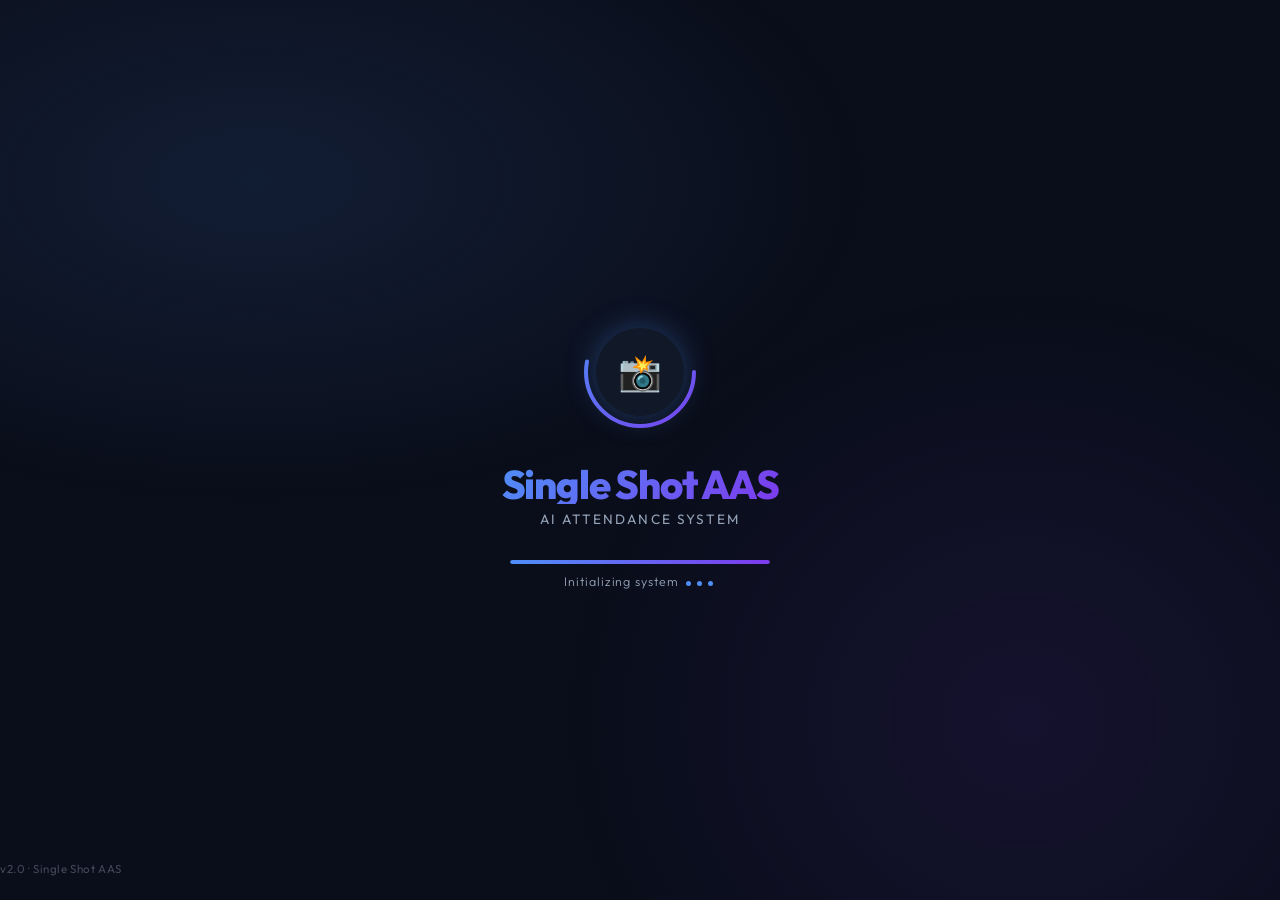
<file: face recognition source code/web_app/templates/splash.html>
<!DOCTYPE html>
<html lang="en">
<head>
  <meta charset="UTF-8" />
  <meta name="viewport" content="width=device-width, initial-scale=1.0" />
  <title>Single Shot AAS — Loading</title>
  <link rel="preconnect" href="https://fonts.googleapis.com" />
  <link href="https://fonts.googleapis.com/css2?family=Outfit:wght@300;400;600;700;800&display=swap" rel="stylesheet" />
  <style>
    *, *::before, *::after { box-sizing: border-box; margin: 0; padding: 0; }

    :root {
      --bg:        #0a0e1a;
      --card:      #111827;
      --accent:    #4f8ef7;
      --accent2:   #7c3aed;
      --green:     #10b981;
      --text:      #f1f5f9;
      --muted:     #94a3b8;
      --glow:      rgba(79,142,247,0.35);
    }

    html, body {
      height: 100%;
      background: var(--bg);
      font-family: 'Outfit', sans-serif;
      color: var(--text);
      overflow: hidden;
    }

    /* ── animated background gradient ── */
    body::before {
      content: '';
      position: fixed;
      inset: 0;
      background:
        radial-gradient(ellipse 80% 60% at 20% 20%, rgba(79,142,247,.12) 0%, transparent 60%),
        radial-gradient(ellipse 60% 80% at 80% 80%, rgba(124,58,237,.10) 0%, transparent 60%);
      animation: bgPulse 6s ease-in-out infinite alternate;
      pointer-events: none;
      z-index: 0;
    }
    @keyframes bgPulse {
      from { opacity: 0.7; }
      to   { opacity: 1.0; }
    }

    /* ── container ── */
    .splash {
      position: relative;
      z-index: 1;
      display: flex;
      flex-direction: column;
      align-items: center;
      justify-content: center;
      height: 100vh;
      gap: 2rem;
      animation: fadeIn 0.8s ease forwards;
    }
    @keyframes fadeIn {
      from { opacity: 0; transform: translateY(20px); }
      to   { opacity: 1; transform: translateY(0); }
    }

    /* ── logo ring ── */
    .logo-ring {
      position: relative;
      width: 120px;
      height: 120px;
    }
    .logo-ring svg {
      width: 100%;
      height: 100%;
      animation: spinRing 3s linear infinite;
    }
    @keyframes spinRing {
      from { transform: rotate(0deg); }
      to   { transform: rotate(360deg); }
    }
    .logo-inner {
      position: absolute;
      inset: 16px;
      background: var(--card);
      border-radius: 50%;
      display: flex;
      align-items: center;
      justify-content: center;
      font-size: 2.2rem;
      box-shadow: 0 0 30px var(--glow);
    }

    /* ── text ── */
    .brand {
      text-align: center;
    }
    .brand-name {
      font-size: 2.5rem;
      font-weight: 800;
      background: linear-gradient(135deg, var(--accent), var(--accent2));
      -webkit-background-clip: text;
      -webkit-text-fill-color: transparent;
      background-clip: text;
      letter-spacing: -0.03em;
      line-height: 1;
    }
    .brand-sub {
      font-size: 0.85rem;
      font-weight: 400;
      color: var(--muted);
      letter-spacing: 0.15em;
      text-transform: uppercase;
      margin-top: 6px;
    }

    /* ── loading bar ── */
    .loading-wrap {
      width: 260px;
      display: flex;
      flex-direction: column;
      gap: 10px;
      align-items: center;
    }
    .loading-bar {
      width: 100%;
      height: 4px;
      background: rgba(255,255,255,0.08);
      border-radius: 99px;
      overflow: hidden;
    }
    .loading-fill {
      height: 100%;
      width: 0%;
      background: linear-gradient(90deg, var(--accent), var(--accent2));
      border-radius: 99px;
      animation: loadFill 2.4s cubic-bezier(.4,0,.2,1) forwards;
    }
    @keyframes loadFill {
      0%   { width: 0%;   }
      60%  { width: 75%;  }
      90%  { width: 92%;  }
      100% { width: 100%; }
    }
    .loading-text {
      font-size: 0.78rem;
      color: var(--muted);
      font-weight: 300;
      letter-spacing: 0.08em;
    }

    /* ── dots ── */
    .dots span {
      display: inline-block;
      width: 5px; height: 5px;
      border-radius: 50%;
      background: var(--accent);
      margin: 0 3px;
      animation: dot 1.2s ease-in-out infinite;
    }
    .dots span:nth-child(2) { animation-delay: .2s; }
    .dots span:nth-child(3) { animation-delay: .4s; }
    @keyframes dot {
      0%, 80%, 100% { transform: scale(.6); opacity:.3; }
      40%            { transform: scale(1);  opacity:1; }
    }

    /* ── version badge ── */
    .version {
      position: fixed;
      bottom: 24px;
      font-size: 0.72rem;
      color: rgba(148,163,184,.4);
      letter-spacing: .05em;
    }
  </style>
</head>
<body>
  <div class="splash">
    <!-- Spinning logo ring -->
    <div class="logo-ring">
      <svg viewBox="0 0 120 120" fill="none" xmlns="http://www.w3.org/2000/svg">
        <circle cx="60" cy="60" r="54" stroke="url(#grad)" stroke-width="4"
                stroke-dasharray="180 160" stroke-linecap="round"/>
        <defs>
          <linearGradient id="grad" x1="0" y1="0" x2="120" y2="120" gradientUnits="userSpaceOnUse">
            <stop offset="0%" stop-color="#4f8ef7"/>
            <stop offset="100%" stop-color="#7c3aed"/>
          </linearGradient>
        </defs>
      </svg>
      <div class="logo-inner">📸</div>
    </div>

    <!-- Brand name -->
    <div class="brand">
      <div class="brand-name">Single Shot AAS</div>
      <div class="brand-sub">AI Attendance System</div>
    </div>

    <!-- Loading progress -->
    <div class="loading-wrap">
      <div class="loading-bar">
        <div class="loading-fill" id="loadFill"></div>
      </div>
      <div class="loading-text">
        Initializing system <span class="dots"><span></span><span></span><span></span></span>
      </div>
    </div>
  </div>

  <div class="version">v2.0 · Single Shot AAS</div>

  <script>
    // After loading bar completes, redirect to login or dashboard
    setTimeout(function () {
      fetch('/api/auth/status')
        .then(r => r.json())
        .then(data => {
          if (data.authenticated) {
            window.location.href = data.setup_complete ? '/dashboard' : '/setup';
          } else {
            window.location.href = '/login';
          }
        })
        .catch(() => {
          // If backend not ready yet, go to login
          window.location.href = '/login';
        });
    }, 2800);
  </script>
</body>
</html>
</file>
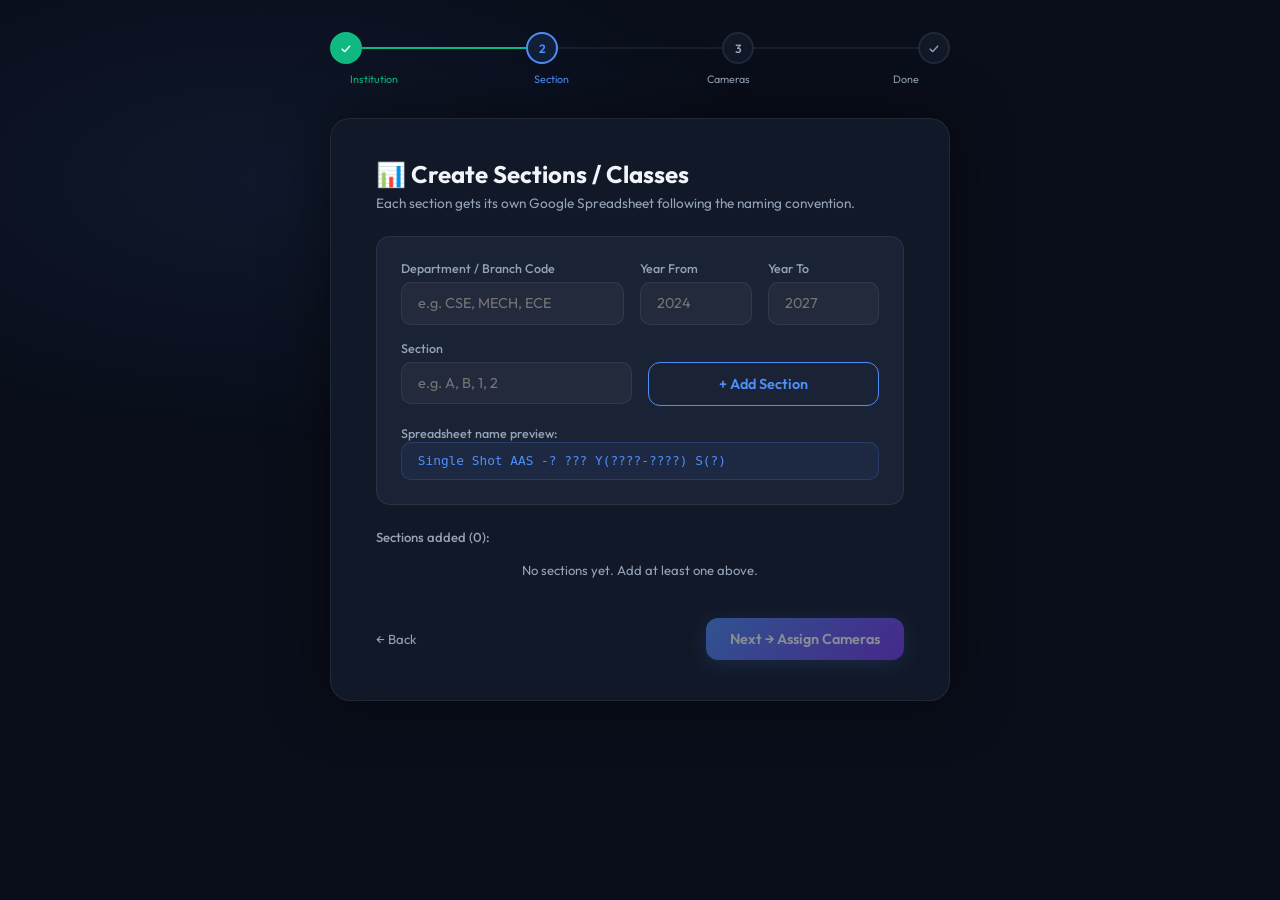
<file: face recognition source code/web_app/templates/setup/step2.html>
<!DOCTYPE html>
<html lang="en">
<head>
  <meta charset="UTF-8" />
  <meta name="viewport" content="width=device-width, initial-scale=1.0" />
  <title>Setup — Step 2: Create Sections | Single Shot AAS</title>
  <link rel="preconnect" href="https://fonts.googleapis.com" />
  <link href="https://fonts.googleapis.com/css2?family=Outfit:wght@300;400;500;600;700;800&display=swap" rel="stylesheet" />
  <style>
    *, *::before, *::after { box-sizing: border-box; margin: 0; padding: 0; }
    :root {
      --bg: #0a0e1a; --card: #111827; --card2: #1a2235; --border: rgba(255,255,255,0.07);
      --accent: #4f8ef7; --accent2: #7c3aed; --text: #f1f5f9; --muted: #94a3b8;
      --input-bg: rgba(255,255,255,0.04); --green: #10b981; --red: #ef4444;
    }
    html, body { min-height:100vh; background:var(--bg); font-family:'Outfit',sans-serif; color:var(--text); }
    body { display:flex; flex-direction:column; align-items:center; padding:2rem 1rem; gap:2rem; }
    body::before {
      content:''; position:fixed; inset:0;
      background: radial-gradient(ellipse 70% 50% at 20% 20%, rgba(79,142,247,.08) 0%, transparent 60%);
      pointer-events:none;
    }

    /* ── Progress ── */
    .progress-wrap { width:100%; max-width:620px; position:relative; z-index:1; }
    .progress-steps { display:flex; align-items:center; }
    .step-dot {
      width:32px; height:32px; border-radius:50%; border:2px solid var(--border);
      display:flex; align-items:center; justify-content:center;
      font-size:.75rem; font-weight:600; color:var(--muted); flex-shrink:0;
      background:var(--card);
    }
    .step-dot.active { border-color:var(--accent); color:var(--accent); background:rgba(79,142,247,.12); }
    .step-dot.done { border-color:var(--green); color:#fff; background:var(--green); }
    .step-line { flex:1; height:2px; background:var(--border); }
    .step-line.done { background:var(--green); }
    .step-labels { display:flex; justify-content:space-between; margin-top:.5rem; padding:0 4px; }
    .step-label { font-size:.67rem; color:var(--muted); text-align:center; width:80px; }
    .step-label.active { color:var(--accent); }
    .step-label.done { color:var(--green); }

    /* ── Main card ── */
    .card {
      background:var(--card); border:1px solid var(--border); border-radius:20px;
      padding:2.5rem 2.8rem; width:100%; max-width:620px;
      display:flex; flex-direction:column; gap:1.5rem;
      box-shadow:0 0 60px rgba(0,0,0,.5); position:relative; z-index:1;
      animation: slideUp .4s ease forwards;
    }
    @keyframes slideUp { from{opacity:0;transform:translateY(20px)} to{opacity:1;transform:translateY(0)} }
    .card-header h2 { font-size:1.5rem; font-weight:700; }
    .card-header p  { font-size:.85rem; color:var(--muted); margin-top:.3rem; }

    /* ── Section entry form ── */
    .section-form {
      background:var(--card2); border:1px solid var(--border); border-radius:14px;
      padding:1.5rem; display:flex; flex-direction:column; gap:1rem;
    }
    .form-row { display:grid; grid-template-columns:1fr 1fr; gap:1rem; }
    .form-row-3 { display:grid; grid-template-columns:2fr 1fr 1fr; gap:1rem; }
    .form-group { display:flex; flex-direction:column; gap:.4rem; }
    label { font-size:.78rem; font-weight:500; color:var(--muted); }
    input, select {
      background:var(--input-bg); border:1px solid var(--border); border-radius:10px;
      padding:.7rem 1rem; color:var(--text); font-family:'Outfit',sans-serif;
      font-size:.9rem; outline:none; width:100%;
      transition:border-color .2s, box-shadow .2s;
    }
    input:focus, select:focus { border-color:var(--accent); box-shadow:0 0 0 3px rgba(79,142,247,.15); }
    select option { background:#1a2235; }

    /* ── Sheet name preview ── */
    .preview-box {
      background:rgba(79,142,247,.07); border:1px solid rgba(79,142,247,.2);
      border-radius:10px; padding:.65rem 1rem; font-size:.8rem;
      color:var(--accent); font-family:monospace; word-break:break-all;
    }

    /* ── Sections list ── */
    .sections-list { display:flex; flex-direction:column; gap:.6rem; }
    .section-tag {
      display:flex; align-items:center; justify-content:space-between; gap:1rem;
      background:rgba(16,185,129,.07); border:1px solid rgba(16,185,129,.2);
      border-radius:10px; padding:.6rem 1rem;
    }
    .section-tag-name { font-size:.82rem; color:var(--green); font-family:monospace; }
    .section-tag-del {
      background:none; border:none; color:var(--red); cursor:pointer;
      font-size:.85rem; padding:.2rem .4rem; border-radius:6px;
      transition:background .15s;
    }
    .section-tag-del:hover { background:rgba(239,68,68,.12); }

    /* ── Buttons ── */
    .btn {
      display:inline-flex; align-items:center; justify-content:center; gap:.5rem;
      padding:.75rem 1.5rem; border-radius:12px; font-size:.9rem;
      font-family:'Outfit',sans-serif; font-weight:600; cursor:pointer; border:none;
      transition:transform .15s, box-shadow .15s;
    }
    .btn-outline {
      background:transparent; border:1px solid var(--accent); color:var(--accent);
    }
    .btn-outline:hover { background:rgba(79,142,247,.1); }
    .btn-primary {
      background:linear-gradient(135deg, var(--accent), var(--accent2));
      color:#fff; box-shadow:0 4px 20px rgba(79,142,247,.3);
    }
    .btn-primary:hover { transform:translateY(-2px); }
    .btn-primary:disabled { opacity:.5; cursor:not-allowed; transform:none; }
    .btn-actions { display:flex; justify-content:space-between; align-items:center; gap:1rem; margin-top:.5rem; }
    .empty-state { font-size:.82rem; color:var(--muted); text-align:center; padding:.5rem 0; }
  </style>
</head>
<body>

  <!-- Progress -->
  <div class="progress-wrap">
    <div class="progress-steps">
      <div class="step-dot done">✓</div>
      <div class="step-line done"></div>
      <div class="step-dot active">2</div>
      <div class="step-line"></div>
      <div class="step-dot">3</div>
      <div class="step-line"></div>
      <div class="step-dot">✓</div>
    </div>
    <div class="step-labels">
      <span class="step-label done">Institution</span>
      <span class="step-label active">Section</span>
      <span class="step-label">Cameras</span>
      <span class="step-label">Done</span>
    </div>
  </div>

  <div class="card">
    <div class="card-header">
      <h2>📊 Create Sections / Classes</h2>
      <p>Each section gets its own Google Spreadsheet following the naming convention.</p>
    </div>

    <!-- Section entry form -->
    <div class="section-form">
      <div class="form-row-3">
        <div class="form-group">
          <label>Department / Branch Code</label>
          <input id="sectionCode" type="text" placeholder="e.g. CSE, MECH, ECE" maxlength="10" />
        </div>
        <div class="form-group">
          <label>Year From</label>
          <input id="yearStart" type="number" placeholder="2024" min="2000" max="2099" />
        </div>
        <div class="form-group">
          <label>Year To</label>
          <input id="yearEnd" type="number" placeholder="2027" min="2001" max="2100" />
        </div>
      </div>
      <div class="form-row">
        <div class="form-group">
          <label>Section</label>
          <input id="sectionId" type="text" placeholder="e.g. A, B, 1, 2" maxlength="5" />
        </div>
        <div class="form-group" style="justify-content:flex-end;">
          <label>&nbsp;</label>
          <button class="btn btn-outline" onclick="addSection()">+ Add Section</button>
        </div>
      </div>

      <!-- Live preview -->
      <div>
        <label>Spreadsheet name preview:</label>
        <div class="preview-box" id="previewBox">Single Shot AAS -? ??? Y(????-????) S(?)</div>
      </div>
    </div>

    <!-- Sections added so far -->
    <div>
      <div style="font-size:.82rem; font-weight:500; color:var(--muted); margin-bottom:.6rem;">
        Sections added (<span id="sectionCount">0</span>):
      </div>
      <div class="sections-list" id="sectionsList">
        <div class="empty-state" id="emptyState">No sections yet. Add at least one above.</div>
      </div>
    </div>

    <!-- Hidden input that stores JSON -->
    <input type="hidden" id="sectionsData" name="sections_data" value="[]" />

    <div class="btn-actions">
      <a href="/setup" style="font-size:.82rem; color:var(--muted); text-decoration:none;">← Back</a>
      <button class="btn btn-primary" id="nextBtn" onclick="submitSections()" disabled>
        Next → Assign Cameras
      </button>
    </div>
  </div>

  <script>
    var sections = [];
    var serial = {{ next_serial | default(1) }};

    function updatePreview() {
      var code  = document.getElementById('sectionCode').value.toUpperCase().trim() || '???';
      var ys    = document.getElementById('yearStart').value.trim() || '????';
      var ye    = document.getElementById('yearEnd').value.trim() || '????';
      var sec   = document.getElementById('sectionId').value.toUpperCase().trim() || '?';
      var n     = serial + sections.length;
      document.getElementById('previewBox').textContent =
        'Single Shot AAS -' + n + ' ' + code + ' Y(' + ys + '-' + ye + ') S(' + sec + ')';
    }

    ['sectionCode','yearStart','yearEnd','sectionId'].forEach(function(id) {
      document.getElementById(id).addEventListener('input', updatePreview);
    });

    function addSection() {
      var code = document.getElementById('sectionCode').value.toUpperCase().trim();
      var ys   = document.getElementById('yearStart').value.trim();
      var ye   = document.getElementById('yearEnd').value.trim();
      var sec  = document.getElementById('sectionId').value.toUpperCase().trim();
      if (!code || !ys || !ye || !sec) { alert('Please fill all section fields.'); return; }
      var n = serial + sections.length;
      var name = 'Single Shot AAS -' + n + ' ' + code + ' Y(' + ys + '-' + ye + ') S(' + sec + ')';
      sections.push({ serial: n, section_code: code, year_start: parseInt(ys), year_end: parseInt(ye), section: sec, sheet_name: name });
      renderSections();
      document.getElementById('sectionCode').value = '';
      document.getElementById('sectionId').value = '';
      updatePreview();
    }

    function removeSection(idx) {
      sections.splice(idx, 1);
      renderSections();
    }

    function renderSections() {
      var list  = document.getElementById('sectionsList');
      var empty = document.getElementById('emptyState');
      var count = document.getElementById('sectionCount');
      count.textContent = sections.length;
      document.getElementById('sectionsData').value = JSON.stringify(sections);
      document.getElementById('nextBtn').disabled = sections.length === 0;
      if (sections.length === 0) {
        list.innerHTML = '';
        list.appendChild(empty);
        return;
      }
      list.innerHTML = sections.map(function(s, i) {
        return '<div class="section-tag">' +
          '<span class="section-tag-name">' + s.sheet_name + '</span>' +
          '<button class="section-tag-del" onclick="removeSection(' + i + ')">✕</button>' +
          '</div>';
      }).join('');
    }

    function submitSections() {
      if (sections.length === 0) return;
      fetch('/api/setup/create-sections', {
        method: 'POST',
        headers: { 'Content-Type': 'application/json' },
        body: JSON.stringify({ sections: sections })
      })
      .then(r => r.json())
      .then(data => {
        if (data.status === 'success') window.location.href = '/setup/step3';
        else alert('Error: ' + data.message);
      })
      .catch(e => alert('Request failed: ' + e));
    }

    updatePreview();
  </script>
</body>
</html>
</file>
